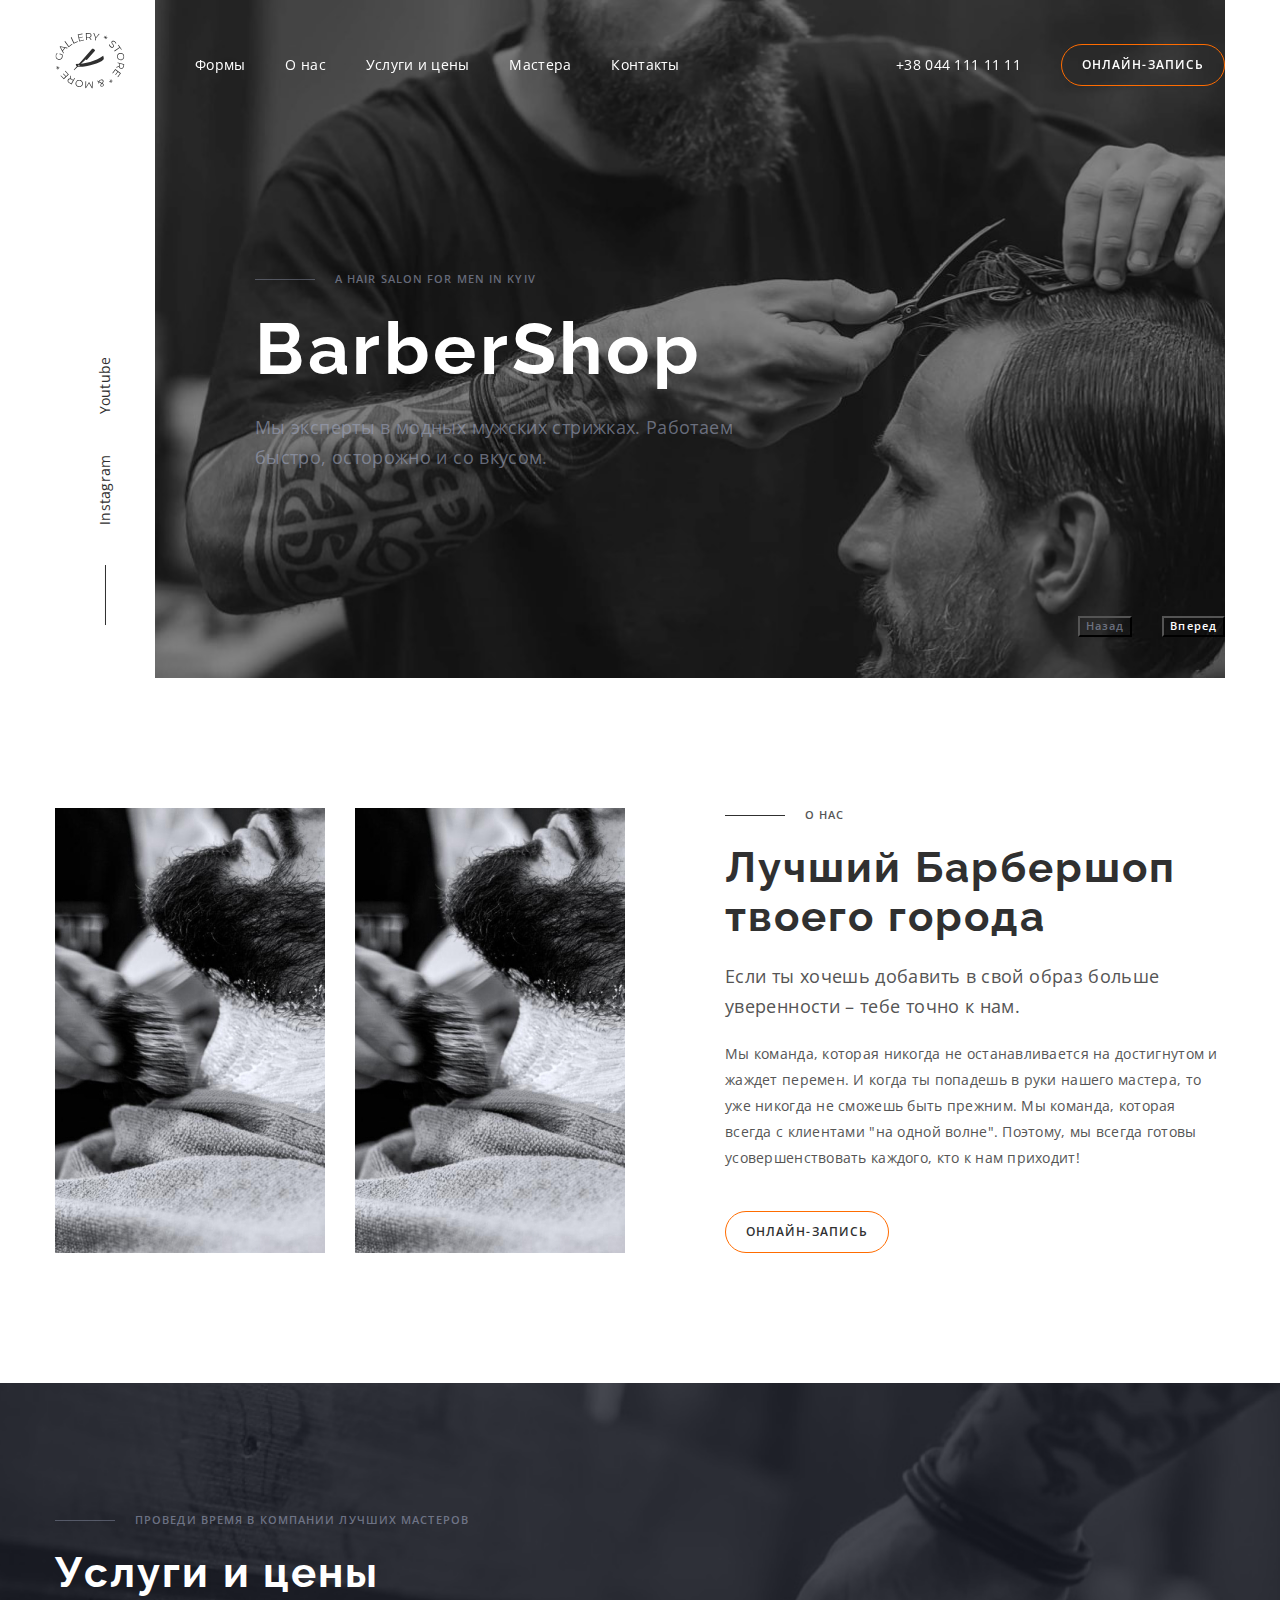
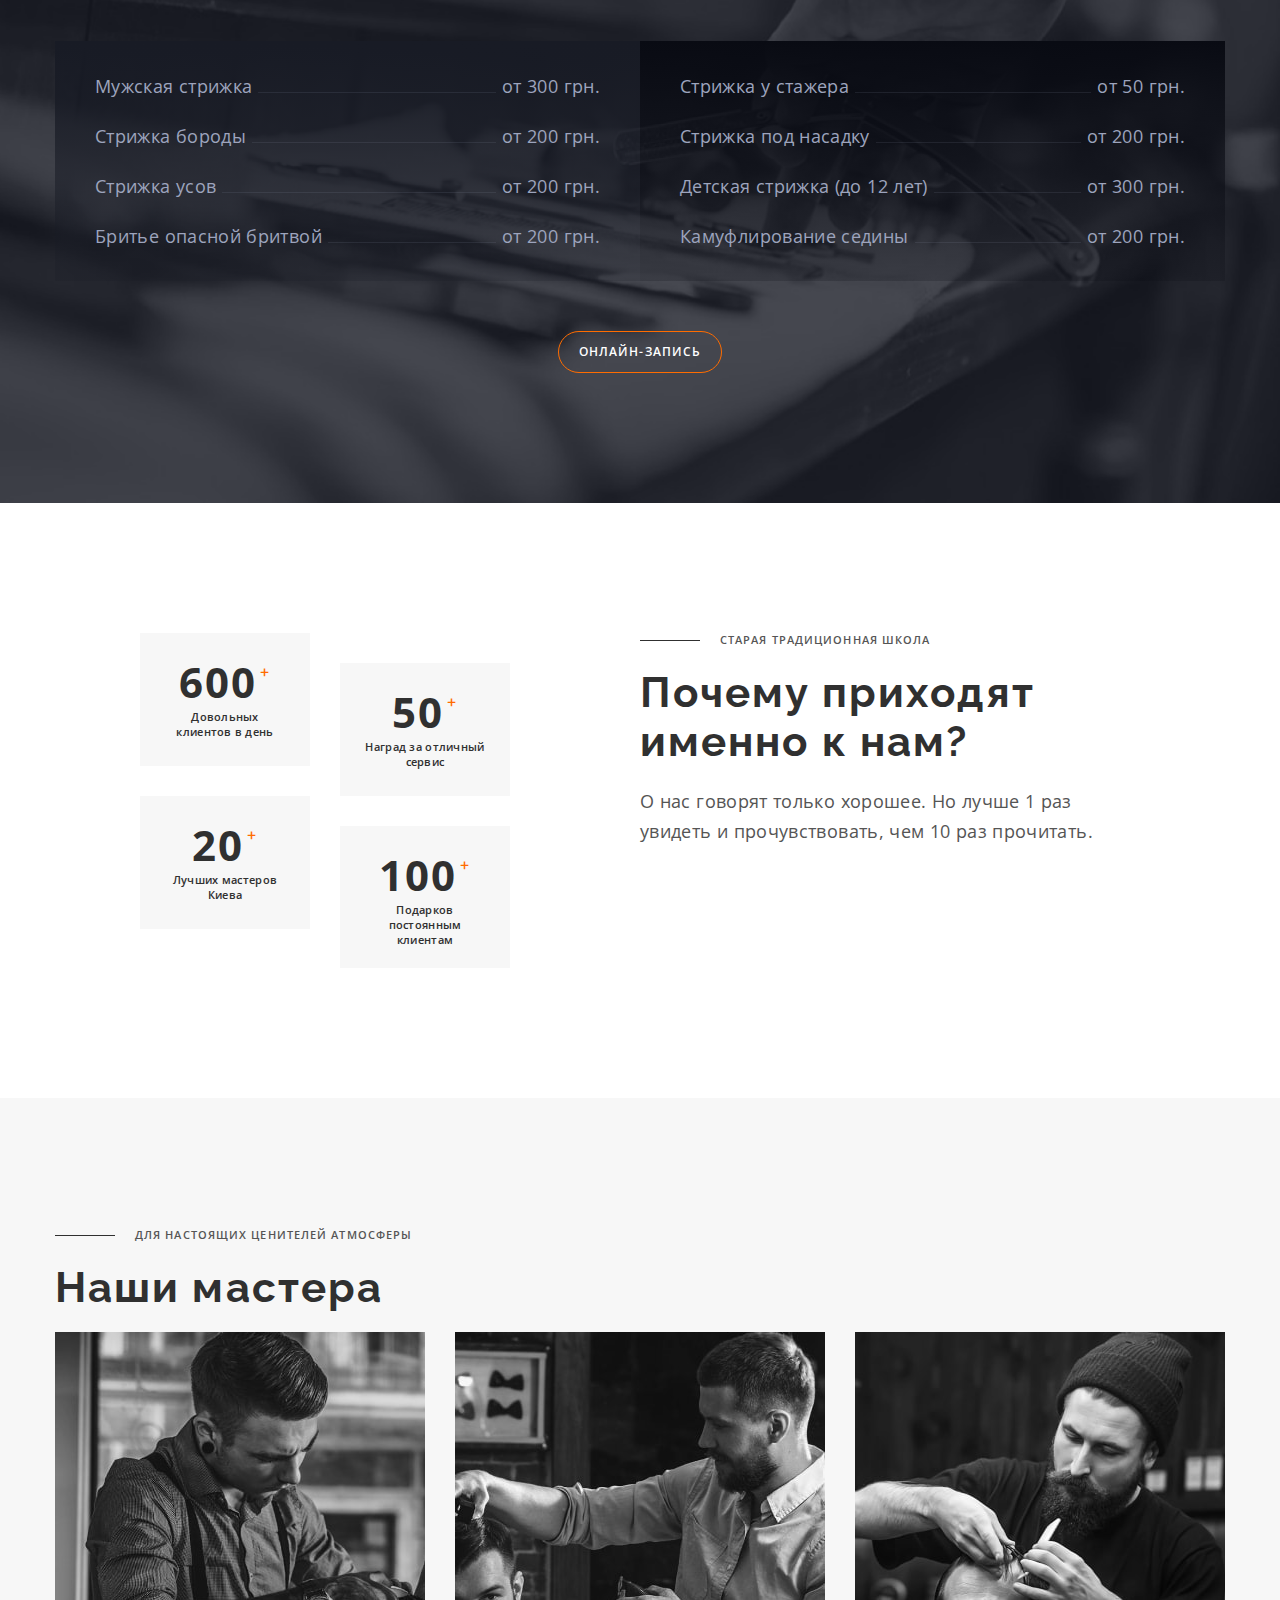
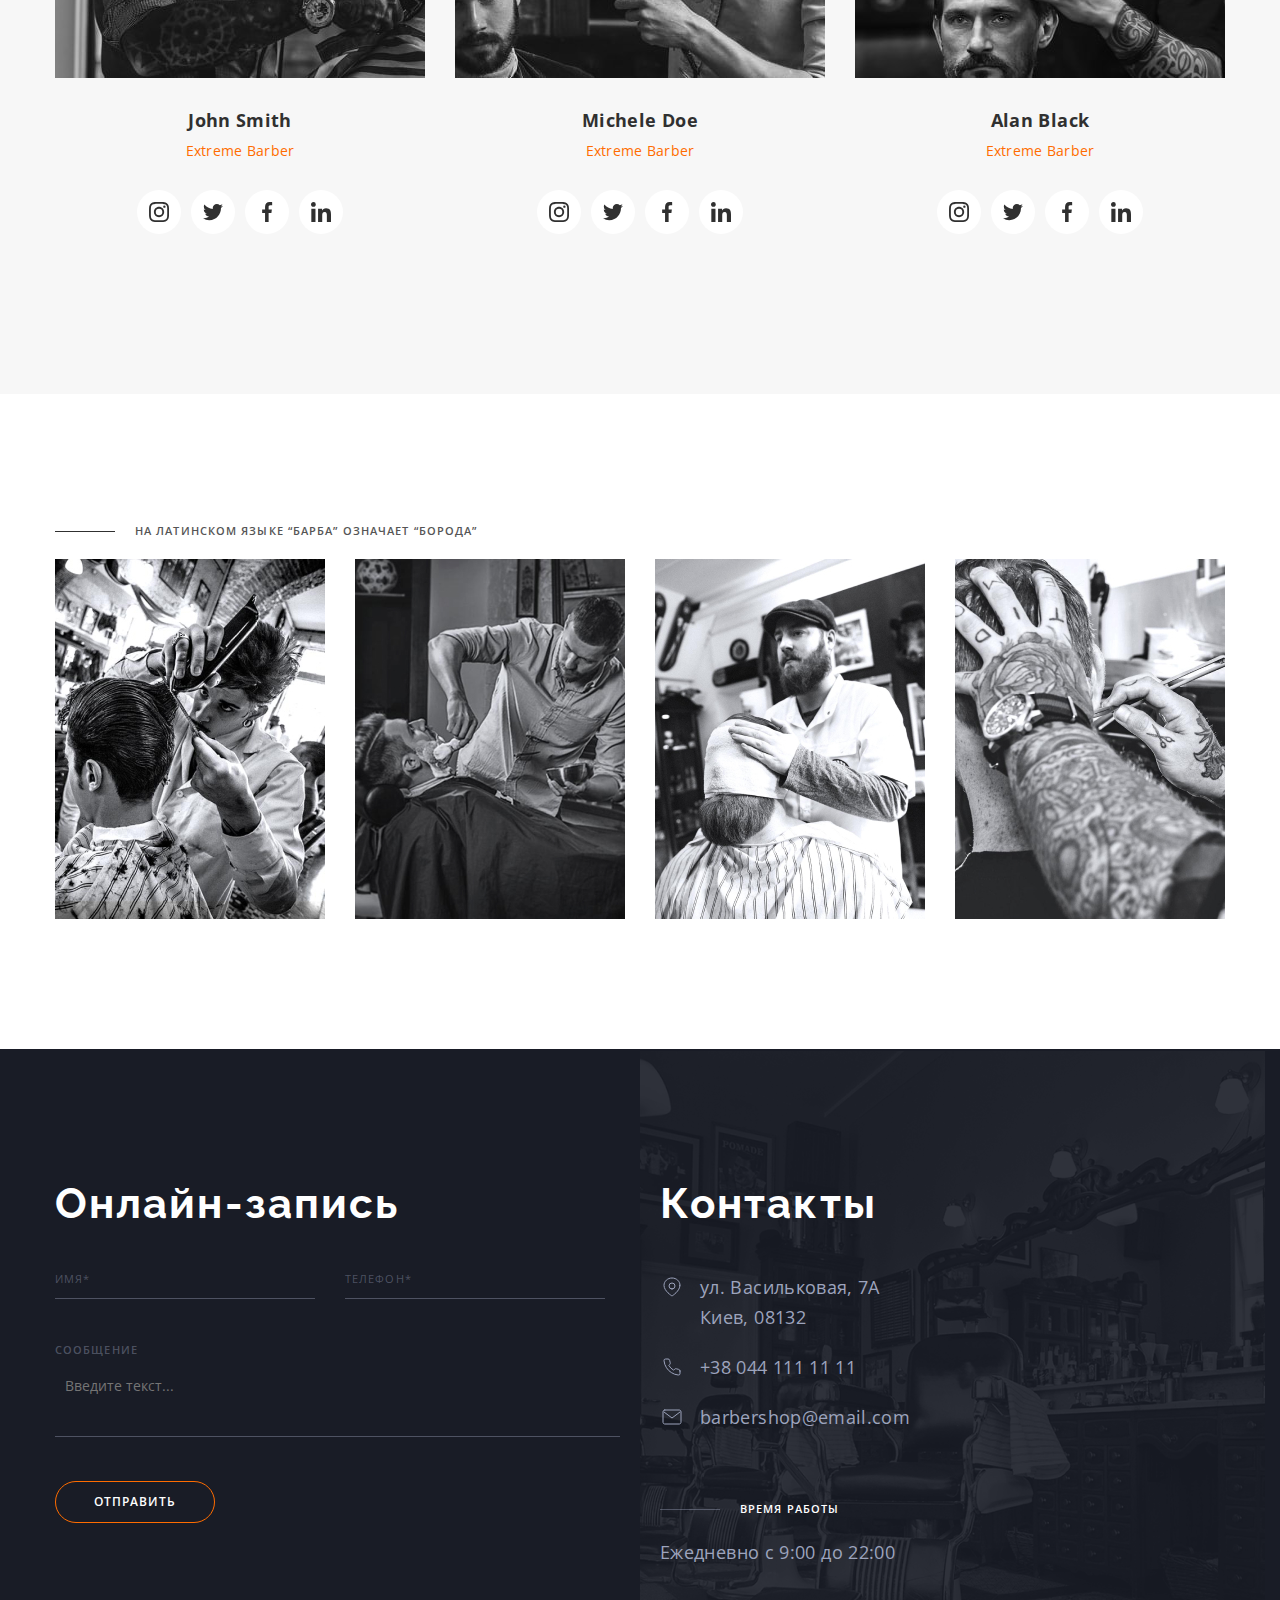
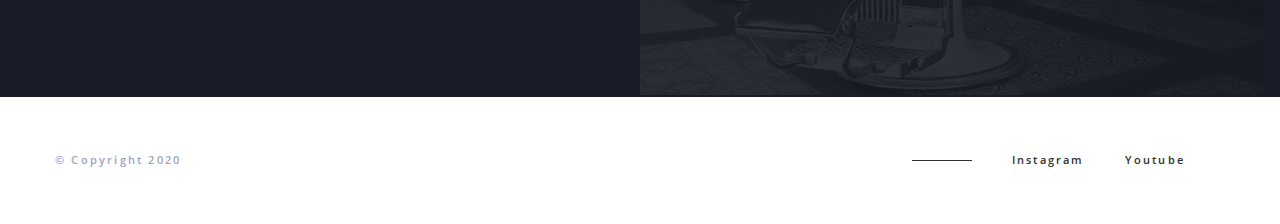
<file: index.html>
<!DOCTYPE html>
<html lang="ru">
  <head>
    <meta charset="UTF-8" />
    <meta http-equiv="X-UA-Compatible" content="IE=edge" />
    <meta name="viewport" content="width=device-width, initial-scale=1.0" />
    <title>BarberShop</title>
    <link rel="apple-touch-icon" sizes="180x180" href="./images/favicon/apple-touch-icon.png" />
    <link rel="icon" type="image/png" sizes="32x32" href="./images/favicon/favicon-32x32.png" />
    <link rel="icon" type="image/png" sizes="16x16" href="./images/favicon/favicon-16x16.png" />
    <link rel="manifest" href="./images/favicon/site.webmanifest" />
    <link rel="mask-icon" href="./images/favicon/safari-pinned-tab.svg" color="#5bbad5" />
    <meta name="msapplication-TileColor" content="#da532c" />
    <meta name="theme-color" content="#ffffff" />
    <!-- Fonts -->
    <link rel="preconnect" href="https://fonts.googleapis.com" />
    <link rel="preconnect" href="https://fonts.gstatic.com" crossorigin />
    <link
      href="https://fonts.googleapis.com/css2?family=Open+Sans:wght@400;600;700&family=Raleway:wght@700&display=swap"
      rel="stylesheet"
    />
    <!-- Normalize styles -->
    <link rel="stylesheet" href="https://cdn.jsdelivr.net/npm/modern-normalize@1.1.0/modern-normalize.min.css" />
    <!-- Main styles -->
    <link rel="stylesheet" href="./css/style.css" />
  </head>
  <body>
    <!-- Header section -->
    <header class="header">
      <div class="container header-container">
        <a class="header-link link" href="./index.html" aria-label="Логотип">
          <svg class="header-img" width="70" height="56">
            <use href="./images/icons.svg#icon-logo"></use>
          </svg>
          <!-- <img class="header-img" src="./images/icons/logo.svg" alt="Логотип" width="70" height="56" /> -->
        </a>
        <nav class="nav">
          <ul class="nav-list list">
            <li class="nav-item">
              <a class="nav-link link" href="./form.html">Формы</a>
            </li>
            <li class="nav-item">
              <a class="nav-link link" href="">О нас</a>
            </li>
            <li class="nav-item">
              <a class="nav-link link" href="">Услуги и цены</a>
            </li>
            <li class="nav-item">
              <a class="nav-link link" href="">Мастера</a>
            </li>
            <li class="nav-item">
              <a class="nav-link link" href="">Контакты</a>
            </li>
          </ul>
        </nav>
        <div class="header-wrapper">
          <a class="header-phone link" href="tel:+380441111111">+38 044 111 11 11</a>
          <button class="btn btn-mode-dark" type="button" data-modal-open>онлайн-запись</button>
        </div>
      </div>
    </header>

    <!-- Unique part -->
    <main>
      <!-- Hero section -->
      <section class="hero">
        <div class="hero-container container">
          <div class="hero-left-side">
            <ul class="hero-list list">
              <li class="hero-item item">
                <a class="hero-link link" href="" lang="en">Instagram</a>
              </li>
              <li class="hero-item item">
                <a class="hero-link link" href="" lang="en">Youtube</a>
              </li>
            </ul>
          </div>
          <div class="hero-right-side">
            <p class="hero-uppertitle uppertitle uppertitle-mode-dark" lang="en">A hair salon for men in Kyiv</p>
            <h1 class="hero-title" lang="en">BarberShop</h1>
            <h2 class="hero-subtitle subtitle subtitle-mode-dark">
              Мы эксперты в модных мужских стрижках. Работаем быстро, осторожно и со вкусом.
            </h2>
            <div class="hero-slider-btn">
              <button class="hero-btn disable" type="button">Назад</button>
              <button class="hero-btn" type="button">Вперед</button>
            </div>
          </div>
        </div>
      </section>
      <!-- About us section -->
      <section class="about section">
        <div class="about-container container">
          <ul class="about-list list">
            <li class="about-item">
              <img src="./images/about-us/img-1.jpg" alt="Стрижка бороды" width="270" height="445" />
            </li>
            <li class="about-item">
              <img src="./images/about-us/img-1.jpg" alt="Стрижка бороды" width="270" height="445" />
            </li>
          </ul>

          <div class="about-wrapper">
            <p class="uppertitle uppertitle-mode-light">О НАС</p>
            <h2 class="title title-mode-light">Лучший Барбершоп твоего города</h2>
            <h3 class="about-subtitle subtitle subtitle-mode-light">
              Если ты хочешь добавить в свой образ больше уверенности – тебе точно к нам.
            </h3>
            <p class="about-text">
              Мы команда, которая никогда не останавливается на достигнутом и жаждет перемен. И когда ты попадешь в руки
              нашего мастера, то уже никогда не сможешь быть прежним. Мы команда, которая всегда с клиентами "на одной
              волне". Поэтому, мы всегда готовы усовершенствовать каждого, кто к нам приходит!
            </p>
            <button class="btn btn-mode-light" type="button">онлайн-запись</button>
          </div>
        </div>
      </section>
      <!-- Services section -->
      <section class="services section">
        <div class="container">
          <p class="uppertitle uppertitle-mode-dark">Проведи время в компании лучших мастеров</p>
          <h2 class="title title-mode-dark">Услуги и цены</h2>
          <div class="services-wrapper">
            <ul class="services-list list">
              <li class="services-item">
                <span class="services-text">Мужская стрижка</span>
                <span class="services-text">от 300 грн.</span>
              </li>
              <li class="services-item">
                <span class="services-text">Стрижка бороды</span>
                <span class="services-text">от 200 грн.</span>
              </li>
              <li class="services-item">
                <span class="services-text">Стрижка усов</span>
                <span class="services-text">от 200 грн.</span>
              </li>
              <li class="services-item">
                <span class="services-text">Бритье опасной бритвой</span>
                <span class="services-text">от 200 грн.</span>
              </li>
            </ul>
            <ul class="services-list list">
              <li class="services-item">
                <span class="services-text">Cтрижка у стажера</span>
                <span class="services-text">от 50 грн.</span>
              </li>
              <li class="services-item">
                <span class="services-text">Стрижка под насадку</span>
                <span class="services-text">от 200 грн.</span>
              </li>
              <li class="services-item">
                <span class="services-text">Детская стрижка (до 12 лет)</span>
                <span class="services-text">от 300 грн.</span>
              </li>
              <li class="services-item">
                <span class="services-text">Камуфлирование седины</span>
                <span class="services-text">от 200 грн.</span>
              </li>
            </ul>
          </div>
          <button class="btn btn-mode-dark" type="button">онлайн-запись</button>
        </div>
      </section>
      <!-- Why us section -->
      <section class="why section">
        <div class="container why-container">
          <ul class="why-list list">
            <li class="why-item">
              <p class="why-quantity">600</p>
              <p class="why-description">Довольных клиентов в день</p>
            </li>
            <li class="why-item">
              <p class="why-quantity">50</p>
              <p class="why-description">Наград за отличный сервис</p>
            </li>
            <li class="why-item">
              <p class="why-quantity">20</p>
              <p class="why-description">Лучших мастеров Киева</p>
            </li>
            <li class="why-item">
              <p class="why-quantity">100</p>
              <p class="why-description">Подарков постоянным клиентам</p>
            </li>
          </ul>

          <div class="why-wrapper">
            <p class="uppertitle uppertitle-mode-light">старая традиционная школа</p>
            <h2 class="title title-mode-light">Почему приходят именно к нам?</h2>
            <h3 class="subtitle subtitle-mode-light">
              О нас говорят только хорошее. Но лучше 1 раз увидеть и прочувствовать, чем 10 раз прочитать.
            </h3>
          </div>
        </div>
      </section>
      <!-- Team section -->
      <section class="team section">
        <div class="container">
          <p class="uppertitle uppertitle-mode-light">для настоящих ценителей атмосферы</p>
          <h2 class="title title-mode-light">Наши мастера</h2>
          <ul class="team-list list">
            <li class="team-item">
              <img class="team-avatar" src="./images/team/member-1.jpg" alt="Главный барбер" width="370" height="346" />
              <div class="team-wrapper">
                <h3 class="team-name" lang="en">John Smith</h3>
                <p class="team-position" lang="en">Extreme Barber</p>
                <ul class="socials list">
                  <li class="socials-item">
                    <a
                      class="socials-link link"
                      href="https://instagram.com"
                      target="_blank"
                      rel="noopener noreferrer"
                      aria-label="Instagram"
                    >
                      <svg class="socials-icon" width="20" height="20">
                        <use href="./images/icons.svg#icon-instagram"></use>
                      </svg>
                    </a>
                  </li>
                  <li class="socials-item">
                    <a class="socials-link link" href="" aria-label="Twitter">
                      <svg class="socials-icon" width="20" height="20">
                        <use href="./images/icons.svg#icon-twitter"></use>
                      </svg>
                    </a>
                  </li>
                  <li class="socials-item">
                    <a class="socials-link link" href="" aria-label="Facebook">
                      <svg class="socials-icon" width="20" height="20">
                        <use href="./images/icons.svg#icon-facebook"></use>
                      </svg>
                    </a>
                  </li>
                  <li class="socials-item">
                    <a class="socials-link link" href="" aria-label="LinkedIn">
                      <svg class="socials-icon" width="20" height="20">
                        <use href="./images/icons.svg#icon-linkedin"></use>
                      </svg>
                    </a>
                  </li>
                </ul>
              </div>
            </li>
            <li class="team-item">
              <img src="./images/team/member-2.jpg" alt="Старший барбер" width="370" height="346" />
              <div class="team-wrapper">
                <h3 class="team-name" lang="en">Michele Doe</h3>
                <p class="team-position" lang="en">Extreme Barber</p>
                <ul class="socials list">
                  <li class="socials-item">
                    <a
                      class="socials-link link"
                      href="https://instagram.com"
                      target="_blank"
                      rel="noopener noreferrer"
                      aria-label="Instagram"
                    >
                      <svg class="socials-icon" width="20" height="20">
                        <use href="./images/icons.svg#icon-instagram"></use>
                      </svg>
                    </a>
                  </li>
                  <li class="socials-item">
                    <a class="socials-link link" href="" aria-label="Twitter">
                      <svg class="socials-icon" width="20" height="20">
                        <use href="./images/icons.svg#icon-twitter"></use>
                      </svg>
                    </a>
                  </li>
                  <li class="socials-item">
                    <a class="socials-link link" href="" aria-label="Facebook">
                      <svg class="socials-icon" width="20" height="20">
                        <use href="./images/icons.svg#icon-facebook"></use>
                      </svg>
                    </a>
                  </li>
                  <li class="socials-item">
                    <a class="socials-link link" href="" aria-label="LinkedIn">
                      <svg class="socials-icon" width="20" height="20">
                        <use href="./images/icons.svg#icon-linkedin"></use>
                      </svg>
                    </a>
                  </li>
                </ul>
              </div>
            </li>
            <li class="team-item">
              <img src="./images/team/member-3.jpg" alt="Начинающий барбер" width="370" height="346" />
              <div class="team-wrapper">
                <h3 class="team-name" lang="en">Alan Black</h3>
                <p class="team-position" lang="en">Extreme Barber</p>
                <ul class="socials list">
                  <li class="socials-item">
                    <a
                      class="socials-link link"
                      href="https://instagram.com"
                      target="_blank"
                      rel="noopener noreferrer"
                      aria-label="Instagram"
                    >
                      <svg class="socials-icon" width="20" height="20">
                        <use href="./images/icons.svg#icon-instagram"></use>
                      </svg>
                    </a>
                  </li>
                  <li class="socials-item">
                    <a class="socials-link link" href="" aria-label="Twitter">
                      <svg class="socials-icon" width="20" height="20">
                        <use href="./images/icons.svg#icon-twitter"></use>
                      </svg>
                    </a>
                  </li>
                  <li class="socials-item">
                    <a class="socials-link link" href="" aria-label="Facebook">
                      <svg class="socials-icon" width="20" height="20">
                        <use href="./images/icons.svg#icon-facebook"></use>
                      </svg>
                    </a>
                  </li>
                  <li class="socials-item">
                    <a class="socials-link link" href="" aria-label="LinkedIn">
                      <svg class="socials-icon" width="20" height="20">
                        <use href="./images/icons.svg#icon-linkedin"></use>
                      </svg>
                    </a>
                  </li>
                </ul>
              </div>
            </li>
          </ul>
        </div>
      </section>
      <!-- Portfolio section -->
      <section class="portfolio section">
        <div class="container">
          <p class="uppertitle uppertitle-mode-light">На латинском языке “барба” означает “борода”</p>
          <h2 hidden>Портфолио работ</h2>
          <ul class="portfolio-list list">
            <li class="portfolio-item">
              <img src="./images/portfolio/img-1.jpg" alt="Стрижка под машинку" width="270" height="360" />
            </li>
            <li class="portfolio-item">
              <img src="./images/portfolio/img-2.jpg" alt="Бритье бороды" width="270" height="360" />
            </li>
            <li class="portfolio-item">
              <img src="./images/portfolio/img-3.jpg" alt="Распаривание лица" width="270" height="360" />
            </li>
            <li class="portfolio-item">
              <img src="./images/portfolio/img-4.jpg" alt="Стрижка опасной бритвой" width="270" height="360" />
            </li>
          </ul>
        </div>
      </section>
      <!-- Contacts section -->
      <section class="contacts section">
        <div class="container contacts-container">
          <h2 class="visually-hidden">Онлайн-запись</h2>
          <article class="contacts-left-side">
            <h3 class="title title-mode-dark">Онлайн-запись</h3>
            <form class="contacts-form">
              <div class="label-wrapper" role="group">
                <label class="form-label">
                  <input class="form-input" type="text" placeholder=" " pattern="^[a-zA-Z]+\s[a-zA-Z]+$" required />
                  <span class="form-text">Имя*</span>
                  <span class="form-text-alert">Введите имя и фамилию</span>
                </label>
                <label class="form-label">
                  <input
                    class="form-input"
                    type="phone"
                    placeholder=" "
                    minlength="10"
                    maxlength="10"
                    required
                  />
                  <span class="form-text">Телефон*</span>
                  <span class="form-text-alert">Формат номера 099 999 99 99</span>
                </label>
              </div>
              <label class="form-message-label">
                <span class="form-message-text">сообщение</span>
                <textarea class="form-message-input" rows="3" placeholder="Введите текст..."></textarea>
              </label>

              <button class="btn btn-mode-dark" type="submit">отправить</button>
            </form>
          </article>
          <article class="contacts-right-side">
            <h3 class="title title-mode-dark">Контакты</h3>
            <address class="address">
              <ul class="address-list list">
                <li class="address-item">
                  <a
                    class="address-link link"
                    href="https://goo.gl/maps/AAhjQ7b2pQGy2dwU6"
                    target="_blank"
                    rel="noopener noreferrer"
                  >
                    <svg class="address-icon" width="24" height="24">
                      <use href="./images/icons.svg#icon-map"></use>
                    </svg>
                    ул. Васильковая, 7А Киев, 08132
                  </a>
                </li>
                <li class="address-item">
                  <a class="address-link link" href="tel:+380441111111">
                    <svg class="address-icon" width="24" height="24">
                      <use href="./images/icons.svg#icon-phone"></use>
                    </svg>
                    +38 044 111 11 11
                  </a>
                </li>
                <li class="address-item">
                  <a class="address-link link" href="mailto:barbershop@email.com">
                    <svg class="address-icon" width="24" height="24">
                      <use href="./images/icons.svg#icon-mail"></use>
                    </svg>
                    barbershop@email.com
                  </a>
                </li>
              </ul>
            </address>
            <div>
              <p class="uppertitle uppertitle-mode-dark">время работы</p>
              <p class="address-time">
                Ежедневно с <time datetime="09:00">9:00</time> до <time datetime="22:00">22:00</time>
              </p>
            </div>
          </article>
        </div>
      </section>
    </main>

    <!-- Footer section -->
    <footer class="footer">
      <div class="container footer-container">
        <p class="footer-copyright">&#169; Copyright 2020</p>
        <ul class="footer-list list">
          <li class="footer-item">
            <a class="footer-link link" href="">Instagram</a>
          </li>
          <li class="footer-item">
            <a class="footer-link link" href="">Youtube</a>
          </li>
        </ul>
      </div>
    </footer>

    <!-- Modal window -->
    <div class="backdrop is-hidden" data-modal>
      <div class="modal">
        <button class="modal-btn" type="button" data-modal-close>X</button>
      </div>
    </div>

    <script src="./modal.js"></script>
  </body>
</html>
</file>
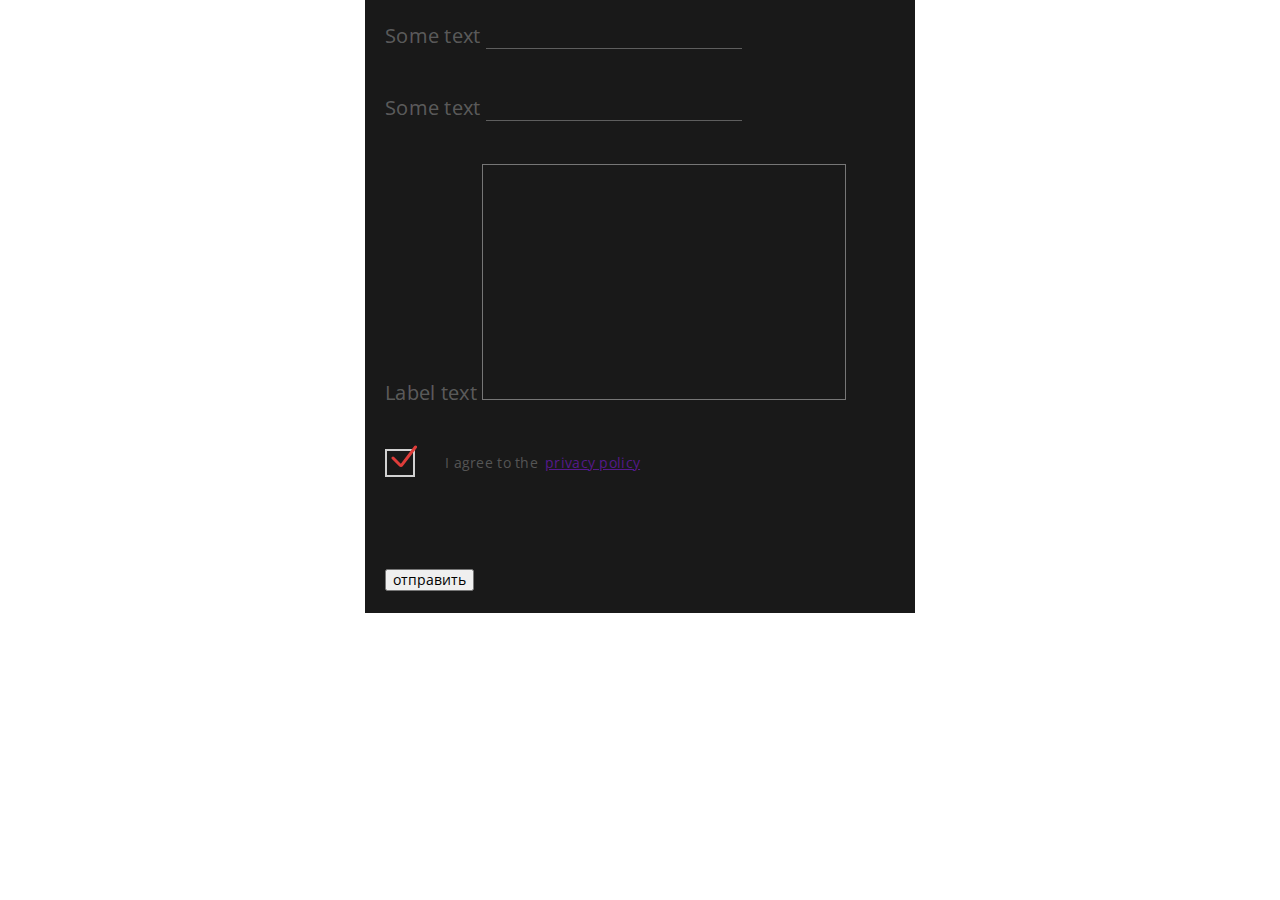
<file: form.html>
<!DOCTYPE html>
<html lang="ru">
  <head>
    <meta charset="UTF-8" />
    <meta http-equiv="X-UA-Compatible" content="IE=edge" />
    <meta name="viewport" content="width=device-width, initial-scale=1.0" />
    <title>Стилизация чекбокса</title>
    <!-- Fonts -->
    <link rel="preconnect" href="https://fonts.googleapis.com" />
    <link rel="preconnect" href="https://fonts.gstatic.com" crossorigin />
    <link
      href="https://fonts.googleapis.com/css2?family=Open+Sans:wght@400;600;700&family=Raleway:wght@700&display=swap"
      rel="stylesheet"
    />
    <!-- Normalize styles -->
    <link rel="stylesheet" href="https://cdn.jsdelivr.net/npm/modern-normalize@1.1.0/modern-normalize.min.css" />
    <!-- Main styles -->
    <link rel="stylesheet" href="./css/form.css" />
  </head>
  <body>
    <form class="form">
      <label class="form-label">
        Some text
        <input class="form-input" type="text" />
      </label>
      <label class="form-label">
        Some text
        <input class="form-input" type="text" />
      </label>
      <label class="form-label">
        Label text
        <textarea class="form- textarea" rea name="" id="" cols="30" rows="10"></textarea>
      </label>
      <label class="form-agreement">
        <input class="visually-hidden form-agreement-checkbox" type="checkbox" name="checkbox" checked/>
        <span class="form-agreement-custom-checkbox" role="checkbox">
          <svg class="form-agreement-icon" width="26" height="22">
            <use href="./images/icons.svg#icon-checked"></use>
          </svg>
        </span>
        <span class="form-agreement-text">
          I agree to the
          <a class="form-agreement-link" href="">privacy policy</a>
        </span>
      </label>
      <button class="form-btn" type="submit">отправить</button>
    </form>
  </body>
</html>
</file>
<file: css/style.css>
:root {
  /* fonts */
  --main-font: "Open Sans", sans-serif;
  --secondary-font: "Raleway", sans-serif;

  /* text colors */
  --accent-cl: #ff6c00;

  /* mode light */
  --primary-txt_mode-light: #555555;
  --secondary-txt_mode-light: #303030;
  /* mode dark */
  --main-txt_mode-dark: #9da4bd;
  --primary-txt_mode-dark: rgba(157, 164, 189, 0.6);
  --secondary-txt_mode-dark: #ffffff;

  --disable: rgba(157, 164, 189, 0.6);

  /* bg colors */
  --primary-bg_mode-light: #f7f7f7;
  --primary-bg_mode-dark: #191c26;

  /* --indent: 30px; */

  /* others */
  --transition-fast: 300ms ease-in-out;
  --transition-slow: 600ms ease-in-out;
}

/* Common styles */
body {
  font-family: var(--main-font);
  font-size: 14px;
  line-height: 1.86;
  letter-spacing: 0.02em;

  color: var(--primary-txt_mode-light);
}

h1,
h2,
h3,
h4,
h5,
h6,
p {
  margin-top: 0;
  margin-bottom: 0;
}

img {
  display: block;
  max-width: 100%;
  height: auto;
}

.visually-hidden {
  position: fixed;
  transform: scale(0);
}

.link {
  text-decoration: none;
  color: currentColor;
}

.list {
  list-style: none;
  padding-left: 0;
  margin-top: 0;
  margin-bottom: 0;
}

.address {
  font-style: normal;
}

.section {
  padding-top: 130px;
  padding-bottom: 130px;
}

.container {
  width: 1200px;
  padding-left: 15px;
  padding-right: 15px;
  margin-left: auto;
  margin-right: auto;
  /* outline: 1px solid red; */
}

.uppertitle {
  display: flex;
  align-items: center;

  margin-bottom: 20px;
  font-weight: 600;
  font-size: 11px;
  line-height: 1.36;
  letter-spacing: 0.1em;
  text-transform: uppercase;
  margin-bottom: 20px;
}

.uppertitle::before {
  margin-right: 20px;
  content: "";
  width: 60px;
  height: 1px;
  background-color: #9da4bd;
}

.uppertitle-mode-dark {
  color: var(--primary-txt_mode-dark);
}

.uppertitle-mode-dark::before {
  background: rgba(157, 164, 189, 0.4);
}

.uppertitle-mode-light {
  color: var(--primary-txt_mode-light);
}

.uppertitle-mode-light::before {
  background: var(--secondary-txt_mode-light);
}

.title {
  font-family: var(--secondary-font);
  font-size: 42px;
  line-height: 49px;
  letter-spacing: 0.05em;

  color: var(--secondary-txt-cl);
}

.title-mode-dark {
  margin-bottom: 44px;
  color: var(--secondary-txt_mode-dark);
  margin-bottom: 44px;
}
.title-mode-light {
  margin-bottom: 20px;
  color: var(--secondary-txt_mode-light);
  margin-bottom: 20px;
}

.subtitle {
  font-size: 18px;
  font-weight: 400;
  line-height: 1.67;
  letter-spacing: 0.02em;
  font-weight: 400;
  color: var(--main-txt-cl);
}

.subtitle-mode-dark {
  color: var(--primary-txt_mode-dark);
}
.subtitle-mode-light {
  color: var(--primary-txt_mode-light);
}

.btn {
  min-width: 160px;
  max-width: 350px;
  padding: 12px 20px;

  font-family: inherit;
  font-weight: 600;
  font-size: 12px;
  line-height: 1.33;
  letter-spacing: 0.09em;
  text-transform: uppercase;
  background-color: transparent;

  border: 1px solid var(--accent-cl);
  border-radius: 25px;

  cursor: pointer;

  transition: color var(--transition-fast), background-color var(--transition-fast);
}

.btn-mode-dark {
  color: var(--secondary-txt_mode-dark);
}

.btn-mode-dark:hover,
.btn-mode-dark:focus {
  color: var(--secondary-txt_mode-dark);
  background-color: var(--accent-cl);
}

.btn-mode-light {
  color: var(--secondary-txt_mode-light);
}

.btn-mode-light:hover,
.btn-mode-light:focus {
  color: var(--secondary-txt_mode-dark);
  background-color: var(--accent-cl);
}

/* Header section */
.header {
  position: fixed;
  width: 100%;

  color: var(--secondary-txt_mode-dark);
  z-index: 10;
  /* background-color: #191c26; */
}

.header-container {
  display: flex;
  align-items: center;
}

.header-link {
  margin-right: 70px;
}

.nav-list {
  display: flex;
  align-items: center;
}

.nav-item:not(:last-child) {
  margin-right: 40px;
}

.nav-link,
.header-phone {
  display: block;
  padding: 52px 0;

  transition: color var(--transition-slow);
}

.nav-link:hover,
.nav-link:focus,
.header-phone:hover,
.header-phone:focus {
  color: var(--accent-cl);
}

.header-wrapper {
  display: flex;
  align-items: center;
  margin-left: auto;
}

.header-phone {
  margin-right: 40px;
}

/* Hero section */
.hero {
}

.hero-container {
  display: flex;
}

.hero-left-side {
  position: relative;
  width: 100px;
}

.hero-list {
  display: flex;
  align-items: center;

  position: absolute;
  left: 50%;
  bottom: 40px;

  transform: rotate(-90deg);
  transform-origin: center left;
}

.hero-list:before {
  margin-right: 40px;
  content: "";
  width: 60px;
  height: 1px;

  background-color: var(--secondary-txt_mode-light);
}

.hero-item {
}

.hero-item:not(:last-child) {
  margin-right: 40px;
}

.hero-right-side {
  position: relative;

  padding-top: 272px;
  padding-bottom: 206px;
  padding-left: 100px;
  flex-grow: 1;

  background-color: #191c26;
  background-image: url(../images/hero/hero-bg.jpg);
  background-repeat: no-repeat;
  background-position: center;
  background-size: cover;
}

.left-side {
  display: flex;
  flex-direction: column;
}
.hero-uppertitle {
  margin-bottom: 20px;
}

.hero-title {
  margin-bottom: 20px;
}

.hero-link {
  display: block;
  color: var(--secondary-txt_mode-light);

  transition: color var(--transition-fast);
}

.hero-link:hover,
.hero-link:focus {
  color: var(--accent-cl);
}

.hero-title {
  font-family: var(--secondary-font);
  font-size: 72px;
  line-height: 1.18;
  letter-spacing: 0.05em;

  color: var(--secondary-txt_mode-dark);
}

.hero-subtitle {
  width: 486px;
}

.hero-btn {
  font-weight: 600;
  font-size: 11px;
  line-height: 1.36;
  letter-spacing: 0.1em;

  color: var(--secondary-txt_mode-dark);
  background-color: transparent;
  cursor: pointer;
}

.hero-btn:not(:last-child) {
  margin-right: 26px;
}

.hero-btn.disable {
  color: var(--disable);
}

.hero-slider-btn {
  position: absolute;
  right: 0;
  bottom: 40px;
}

/* About section */
.about-list {
  display: flex;
}
.about-item:not(:last-child) {
  margin-right: 30px;
}
.about-container {
  display: flex;
}
.about-wrapper {
  width: 500px;
  margin-left: auto;
}
.about-subtitle {
  margin-bottom: 20px;
}
.about-text {
  margin-bottom: 40px;
}
/* Services section */

.services {
  background-color: var(--primary-bg_mode-dark);

  background-image: url(../images/services/services-bg.png);
  background-repeat: no-repeat;
  background-position: center;
  background-size: cover;
}

.services-wrapper {
  display: flex;
  align-items: center;
  justify-content: center;
  margin-bottom: 50px;
}
.services-wrapper {
  display: flex;
  justify-content: center;
  margin-bottom: 50px;
}

.services-list {
  padding: 30px 40px;
  flex-basis: 50%;

  font-size: 18px;
  line-height: 1.67;
  letter-spacing: 0.02em;

  color: var(--main-txt_mode-dark);
}
.services-item {
  display: flex;
  justify-content: space-between;
}

.services-list:nth-child(odd) {
  background-image: linear-gradient(180deg, rgb(24, 27, 37), rgba(23, 26, 36, 0.2));
}
.services-list:nth-child(even) {
  background-image: linear-gradient(180deg, rgb(9, 11, 19), rgba(9, 11, 19, 0.2));
}

.services-item {
  display: flex;
  align-items: baseline;
}

.services-item:not(:last-child) {
  margin-bottom: 20px;
}

.services-item::before {
  margin-left: 6px;
  margin-right: 6px;
  flex-grow: 1;
  order: 1;
  width: 100%;
  height: 1px;
  display: block;
  content: "";

  background-color: rgba(157, 164, 189, 0.12);
}

.services-text {
  display: flex;
  align-items: baseline;
  flex-shrink: 0;
}

.services-text:last-child {
  order: 2;
}

.services .btn {
  display: block;
  margin: 0 auto;
}

/* Why us section */
.why-container {
  display: flex;
  justify-content: center;
}

.why-list {
  width: 370px;
  display: flex;
  flex-wrap: wrap;
  align-items: flex-start;
  margin-right: 130px;
}

.why-item {
  width: 170px;
  min-height: 133px;
  padding: 20px 24px;

  text-align: center;
  color: var(--secondary-txt_mode-light);
  background-color: var(--primary-bg_mode-light);
}

.why-item:nth-child(2n) {
  margin-top: 30px;
  margin-left: 30px;
}

.why-wrapper {
  width: 500px;
}

.why-quantity {
  display: flex;
  justify-content: center;

  font-weight: 700;
  font-size: 42px;
  line-height: 1.36;
  letter-spacing: 0.05em;
}

.why-quantity::after {
  margin-top: 8px;
  margin-left: 2px;

  content: "\002B";
  color: #ff6c00;
  font-weight: 600;
  font-size: 16px;
  line-height: 1.375;
}

.why-description {
  font-weight: 600;
  font-size: 11px;
  line-height: 1.36;
}
/* Team section */
.team {
  background-color: var(--primary-bg_mode-light);
}

.team-list {
  display: flex;
  flex-wrap: wrap;
  margin-top: -30px;
  margin-left: -30px;
}

.team-item {
  flex-basis: calc(100% / 3 - 30px);
  margin-top: 30px;
  margin-left: 30px;
}

.team-wrapper {
  padding: 30px;
  text-align: center;
}

.team-name {
  margin-bottom: 8px;
  font-size: 18px;
  line-height: 1.39;
  letter-spacing: 0.02em;

  color: var(--secondary-txt_mode-light);
}

.team-position {
  margin-bottom: 30px;

  font-size: 14px;
  line-height: 1.36;
  letter-spacing: 0.02em;

  color: var(--accent-cl);
}

.socials {
  display: flex;
  align-items: center;
  justify-content: center;
}

.socials-item:not(:last-child) {
  margin-right: 10px;
}

.socials-link {
  display: flex;
  align-items: center;
  justify-content: center;
  width: 44px;
  height: 44px;
  border-radius: 50%;

  color: #303030;

  background-color: #fff;

  transition: color var(--transition-fast), background-color var(--transition-fast);
}

.socials-link:hover {
  /*
  ==============
  Взаимодействие свойства color на родителе
  и currentColor на ребенке
  ==============
  */
  /* color: #ff6c00; */
  background-color: #555555;
}

.socials-icon {
  fill: currentColor;
}

.socials-link:hover .socials-icon {
  fill: var(--accent-cl);
}

/* Portfolio section */

.portfolio-list {
  display: flex;
  flex-wrap: wrap;
  align-items: center;
}

.portfolio-item:not(:last-child) {
  margin-right: 30px;
}

/* Contacts section */
.contacts {
  color: var(--main-txt_mode-dark);
  background-color: var(--primary-bg_mode-dark);

  background-image: url(../images/contacts/contacts-bg.png);
  background-repeat: no-repeat;
  background-position: top 50% left calc(50% + 312px);
}

.contacts-container {
  display: flex;
  column-gap: 40px;
}

.contacts-left-side,
.contacts-right-side {
  flex-basis: 50%;
}

.contacts .uppertitle-mode-dark {
  color: var(--secondary-txt_mode-dark);
}

.label-wrapper {
  display: flex;
  align-items: center;
  margin-bottom: 44px;
}

.form-label {
  position: relative;
  margin-right: 30px;
  color: rgba(157, 164, 189, 0.4);
}

.form-label:last-child {
  margin-right: 0;
}

.form-label:hover,
.form-label:focus {
  color: #ffffff;
}

.form-text {
  position: absolute;
  display: block;
  top: 0;
  left: 0;

  font-size: 11px;
  line-height: 1.36;

  letter-spacing: 0.1em;
  text-transform: uppercase;

  transition: transform 300ms ease-in-out;
}

.form-input:focus + .form-text,
.form-input:not(:placeholder-shown) + .form-text {
  transform: translateY(-20px);
  color: #ffffff;
}

.form-input:not(:placeholder-shown):required:invalid + .form-text {
  color: red;
}

.form-text-alert {
  position: absolute;
  bottom: 0;
  left: 0;

  color: red;
  transform: translateY(30px);
  opacity: 0;

  transition: opacity 300ms ease-in-out;
}

.form-input:not(:placeholder-shown):required:invalid ~ .form-text-alert {
  opacity: 1;
}

.form-input {
  display: inline-block;
  width: 260px;
  padding-top: 5px;
  padding-bottom: 5px;

  color: #ffffff;
  background-color: transparent;
  border: none;
  border-bottom: 1px solid rgba(157, 164, 189, 0.4);
  outline: none;
}

.form-input:focus,
.form-input:not(:placeholder-shown) {
  border-color: #ffffff;
}

.form-input:not(:placeholder-shown):required:invalid {
  border-color: red;
}

.form-label:hover .form-input,
.form-label:focus .form-input {
  border-color: #ffffff;
}

.form-message-label {
  display: block;
  margin-bottom: 44px;
}

.form-message-text {
  display: block;
  margin-bottom: 10px;

  font-weight: 600;
  font-size: 11px;
  line-height: 1.36;

  letter-spacing: 0.1em;
  text-transform: uppercase;

  color: rgba(157, 164, 189, 0.4);
}

.form-message-input {
  display: block;
  width: 100%;
  padding: 10px;

  color: #ffffff;
  background-color: transparent;
  border: none;
  border-bottom: 1px solid rgba(157, 164, 189, 0.4);
  outline: transparent;
  resize: none;
}

/* .form-message-input::placeholder {
  color: rgba(157, 164, 189, 0.4);
} */

.address-list {
  width: 270px;
  margin-bottom: 70px;
}

.address-item:not(:last-child) {
  margin-bottom: 20px;
}

.address-link {
  position: relative;

  display: block;
  padding-left: 40px;
}

.address-link,
.address-time {
  font-size: 18px;
  line-height: 1.67;
  letter-spacing: 0.02em;

  color: var(--main-txt_mode-dark);
}

.address-icon {
  position: absolute;
  top: 3px;
  left: 0;

  fill: transparent;
  stroke: var(--main-txt_mode-dark);
}

/* Footer section */

.footer {
  padding: 56px 0;
  font-weight: 600;
  font-size: 11px;
  line-height: 1.36;
  letter-spacing: 0.2em;
}

.footer-container {
  display: flex;
  align-items: center;
}

.footer-copyright {
  color: var(--main-txt_mode-dark);
}

.footer-list {
  display: flex;
  align-items: center;
  margin-left: auto;
}

.footer-list:before {
  content: "";
  width: 60px;
  height: 1px;
  margin-right: 40px;

  background-color: var(--secondary-txt_mode-light);
}

.footer-item {
  margin-right: 40px;
}

.footer-link {
  color: var(--secondary-txt_mode-light);
}

/* Modal window */
.backdrop {
  position: fixed;
  top: 0;
  width: 100vw;
  height: 100vh;

  background-color: rgba(0, 0, 0, 0.5);

  opacity: 1;
  visibility: visible;
  pointer-events: initial;

  transition: opacity var(--transition-fast), visibility var(--transition-fast);
}

.is-hidden {
  opacity: 0;
  visibility: hidden;
  pointer-events: none;
}

.modal {
  position: absolute;
  top: 50%;
  left: 50%;

  width: 500px;
  height: 400px;

  background-color: #fff;
  border-radius: 20px;

  transform: rotate3d(-1, 1, 0, 0deg) translate(-50%, -50%);
  transition: transform var(--transition-slow);
}

.backdrop.is-hidden .modal {
  transform: rotate3d(-1, 1, 0, 180deg);
}

.modal-btn {
  position: absolute;
  top: 8px;
  right: 8px;

  width: 30px;
  height: 30px;

  background-color: transparent;
  border: 1px solid var(--primary-bg_mode-dark);
  border-radius: 50%;
  cursor: pointer;
}
</file>
<file: css/form.css>
:root {
  /* fonts */
  --main-font: "Open Sans", sans-serif;
  --secondary-font: "Raleway", sans-serif;

  /* text colors */
  --accent-cl: #ff6c00;

  /* mode light */
  --primary-txt_mode-light: #555555;
  --secondary-txt_mode-light: #303030;
  /* mode dark */
  --main-txt_mode-dark: #9da4bd;
  --primary-txt_mode-dark: rgba(157, 164, 189, 0.6);
  --secondary-txt_mode-dark: #ffffff;

  --disable: rgba(157, 164, 189, 0.6);

  /* bg colors */
  --primary-bg_mode-light: #f7f7f7;
  --primary-bg_mode-dark: #191c26;

  /* --indent: 30px; */

  /* others */
  --transition-fast: 300ms ease-in-out;
  --transition-slow: 600ms ease-in-out;
}

body {
  font-family: var(--main-font);
  font-size: 14px;
  line-height: 1.86;
  letter-spacing: 0.02em;

  color: var(--primary-txt_mode-light);
}

.visually-hidden {
  position: fixed;
  transform: scale(0);
}

.form {
  width: 550px;
  padding: 20px;
  margin: 0 auto;

  background-color: #191919;
}

.form-label {
  display: block;
  margin-bottom: 40px;

  font-size: 20px;
  line-height: 1.6;

  color: rgba(255, 255, 255, 0.3);
}

.form-input {
  color: #ffffff;
  border: none;
  border-bottom: 1px solid rgba(255, 255, 255, 0.3);
  background-color: transparent;
}

.textarea {
  resize: none;
  background-color: transparent;
}

.form-agreement {
  display: flex;
  align-items: center;
  margin-bottom: 90px;
}

.form-agreement-custom-checkbox {
  display: block;
  width: 30px;
  height: 28px;
  margin-right: 30px;

  background-color: transparent;
  border: 2px solid rgba(255, 255, 255, 0.8);
  cursor: pointer;
}

.form-agreement-icon {
  fill: none;

  stroke: transparent;
  transform: translate(4px, -6px);

  transition: stroke 300ms linear;
}

.form-agreement-checkbox:checked + .form-agreement-custom-checkbox .form-agreement-icon {
  stroke: #df3d3a;
}

.form-agreement-link {
  margin-left: 3px;
}

/* inputs
font-size: 20px;
line-height: 1.6%;


color: rgba(255, 255, 255, 0.3); */

/* textarea
color: rgba(255, 255, 255, 0.8); */

/* agreement
font-size: 16px;
line-height: 1.6;
color: rgba(255, 255, 255, 0.8); */
</file>
